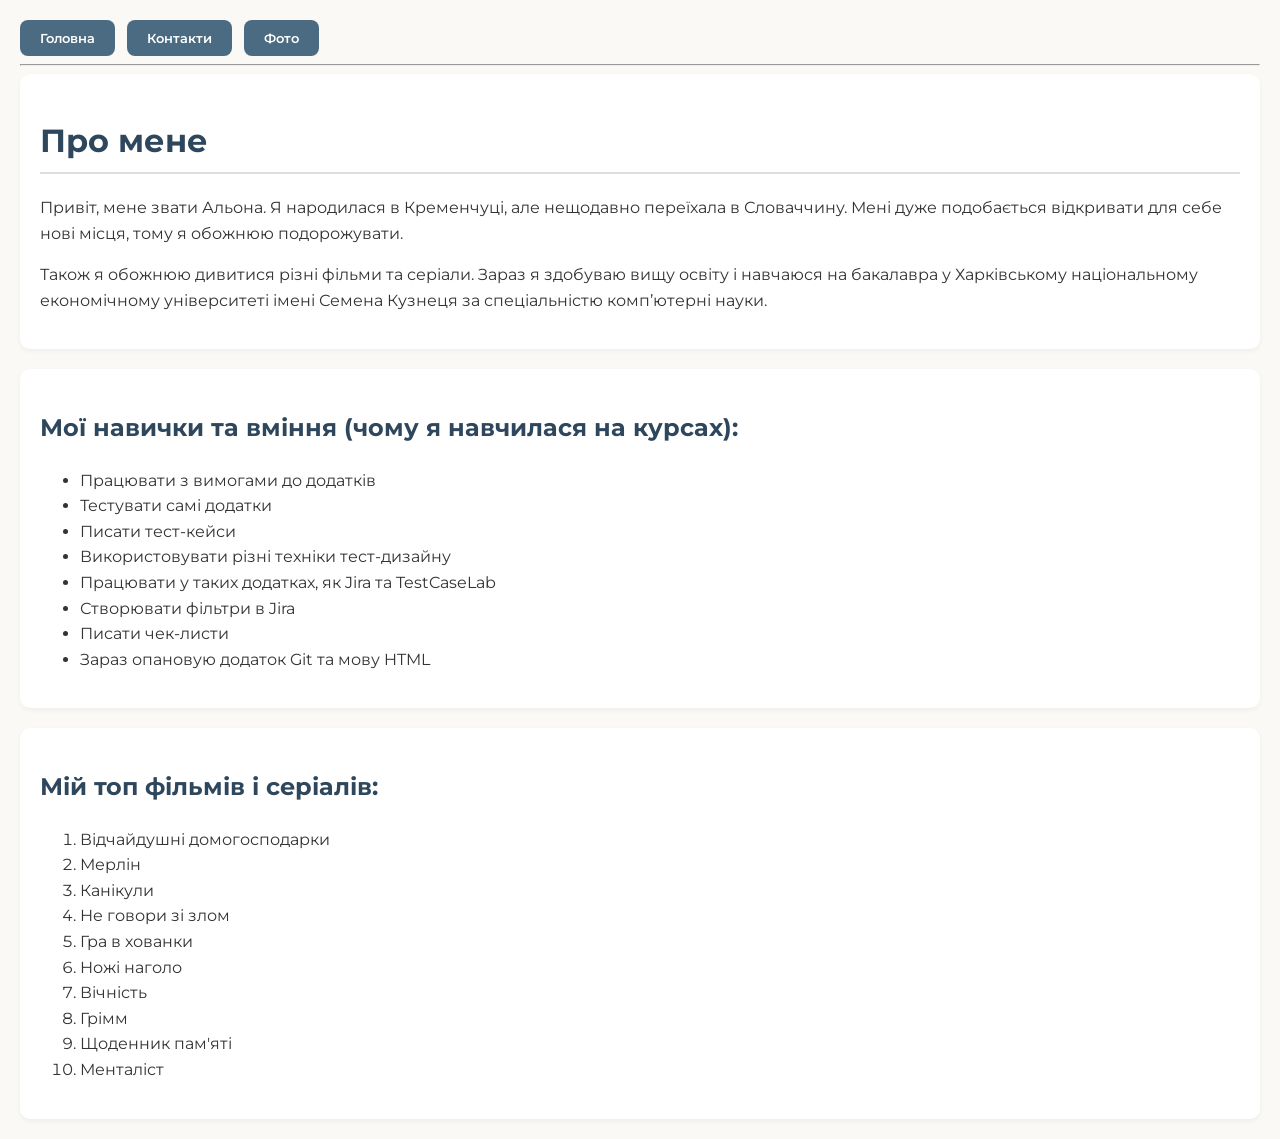
<file: Сайт про мене/index.html>
<!DOCTYPE html>
<html lang="uk">
<head>
    <meta charset="UTF-8">
    <meta name="viewport" content="width=device-width, initial-scale=1.0">
    <title>Про мене - Головна сторінка</title>
    <link rel="stylesheet" href="style.css">
    <link rel="preconnect" href="https://fonts.googleapis.com">
    <link rel="preconnect" href="https://fonts.gstatic.com" crossorigin>
    <link href="https://fonts.googleapis.com/css2?family=Montserrat:wght@400;600;700&display=swap" rel="stylesheet">
    <style>
        body {
            font-family: 'Montserrat', sans-serif;
            margin: 20px;
            line-height: 1.6;
            background-color: #faf9f6;
            color: #333333;
        }
    </style>
</head>
<body>
    <nav>
        <a href="index.html"><button class="nav-btn">Головна</button></a>
        <a href="pages/contact.html"><button class="nav-btn">Контакти</button></a>
        <a href="pages/gallery.html"><button class="nav-btn">Фото</button></a>
    </nav>

    <hr>

    <div id="about-section" class="content-block">
        <h1 class="main-title" style="color: #2E475D; border-bottom: 2px solid #ddd; padding-bottom: 5px;">Про мене</h1>
        <p>Привіт, мене звати Альона. Я народилася в Кременчуці, але нещодавно переїхала в Словаччину. Мені дуже подобається відкривати для себе нові місця, тому я обожнюю подорожувати.</p>
        <p>Також я обожнюю дивитися різні фільми та серіали. Зараз я здобуваю вищу освіту і навчаюся на бакалавра у Харківському національному економічному університеті імені Семена Кузнеця за спеціальністю комп’ютерні науки.</p>
    </div>

    <div id="skills-section" class="content-block">
        <h2>Мої навички та вміння (чому я навчилася на курсах):</h2>
        <ul>
            <li>Працювати з вимогами до додатків</li>
            <li>Тестувати самі додатки</li>
            <li>Писати тест-кейси</li>
            <li>Використовувати різні техніки тест-дизайну</li>
            <li>Працювати у таких додатках, як Jira та TestCaseLab</li>
            <li>Створювати фільтри в Jira</li>
            <li>Писати чек-листи</li>
            <li>Зараз опановую додаток Git та мову HTML</li>
        </ul>
    </div>

    <div id="movies-section" class="content-block">
        <h2>Мій топ фільмів і серіалів:</h2>
        <ol>
            <li>Відчайдушні домогосподарки</li>
            <li>Мерлін</li>
            <li>Канікули</li>
            <li>Не говори зі злом</li>
            <li>Гра в хованки</li>
            <li>Ножі наголо</li>
            <li>Вічність</li>
            <li>Грімм</li>
            <li>Щоденник пам'яті</li>
            <li>Менталіст</li>
        </ol>
    </div>
</body>
</html>
</file>
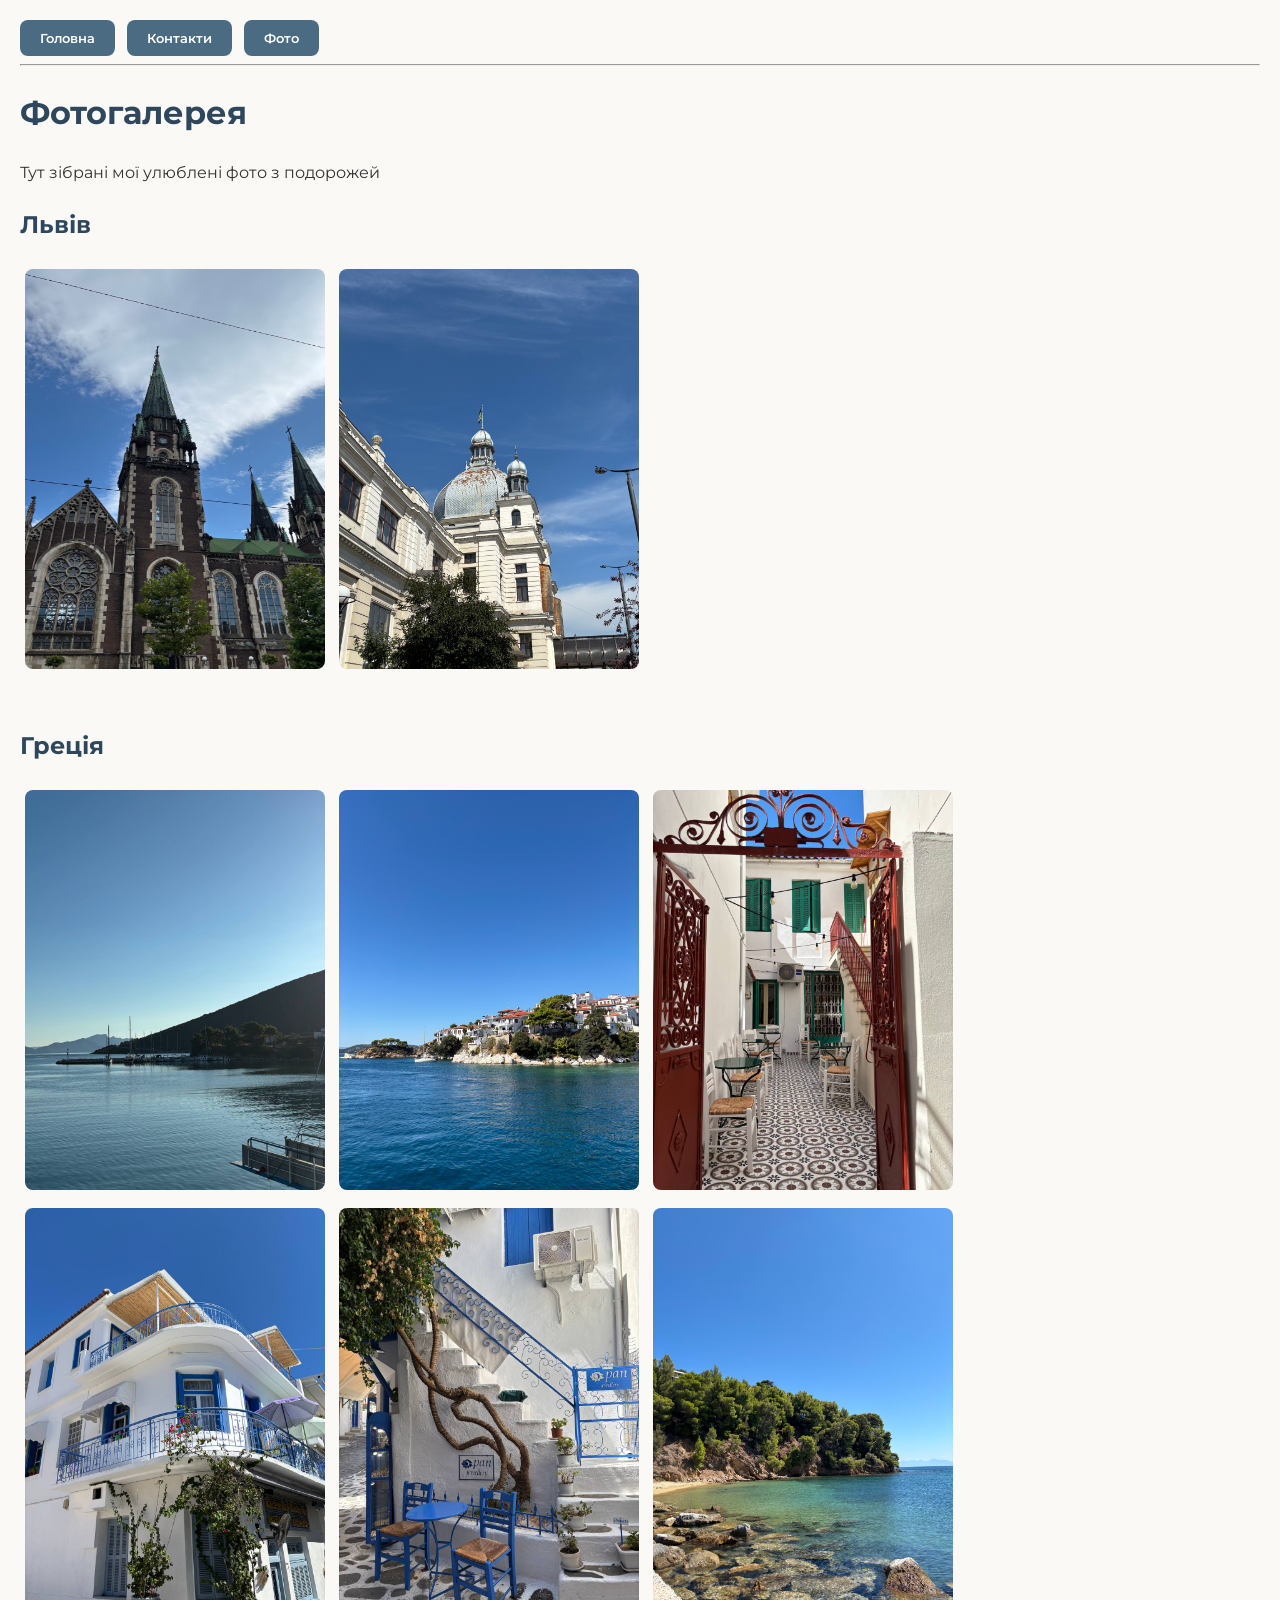
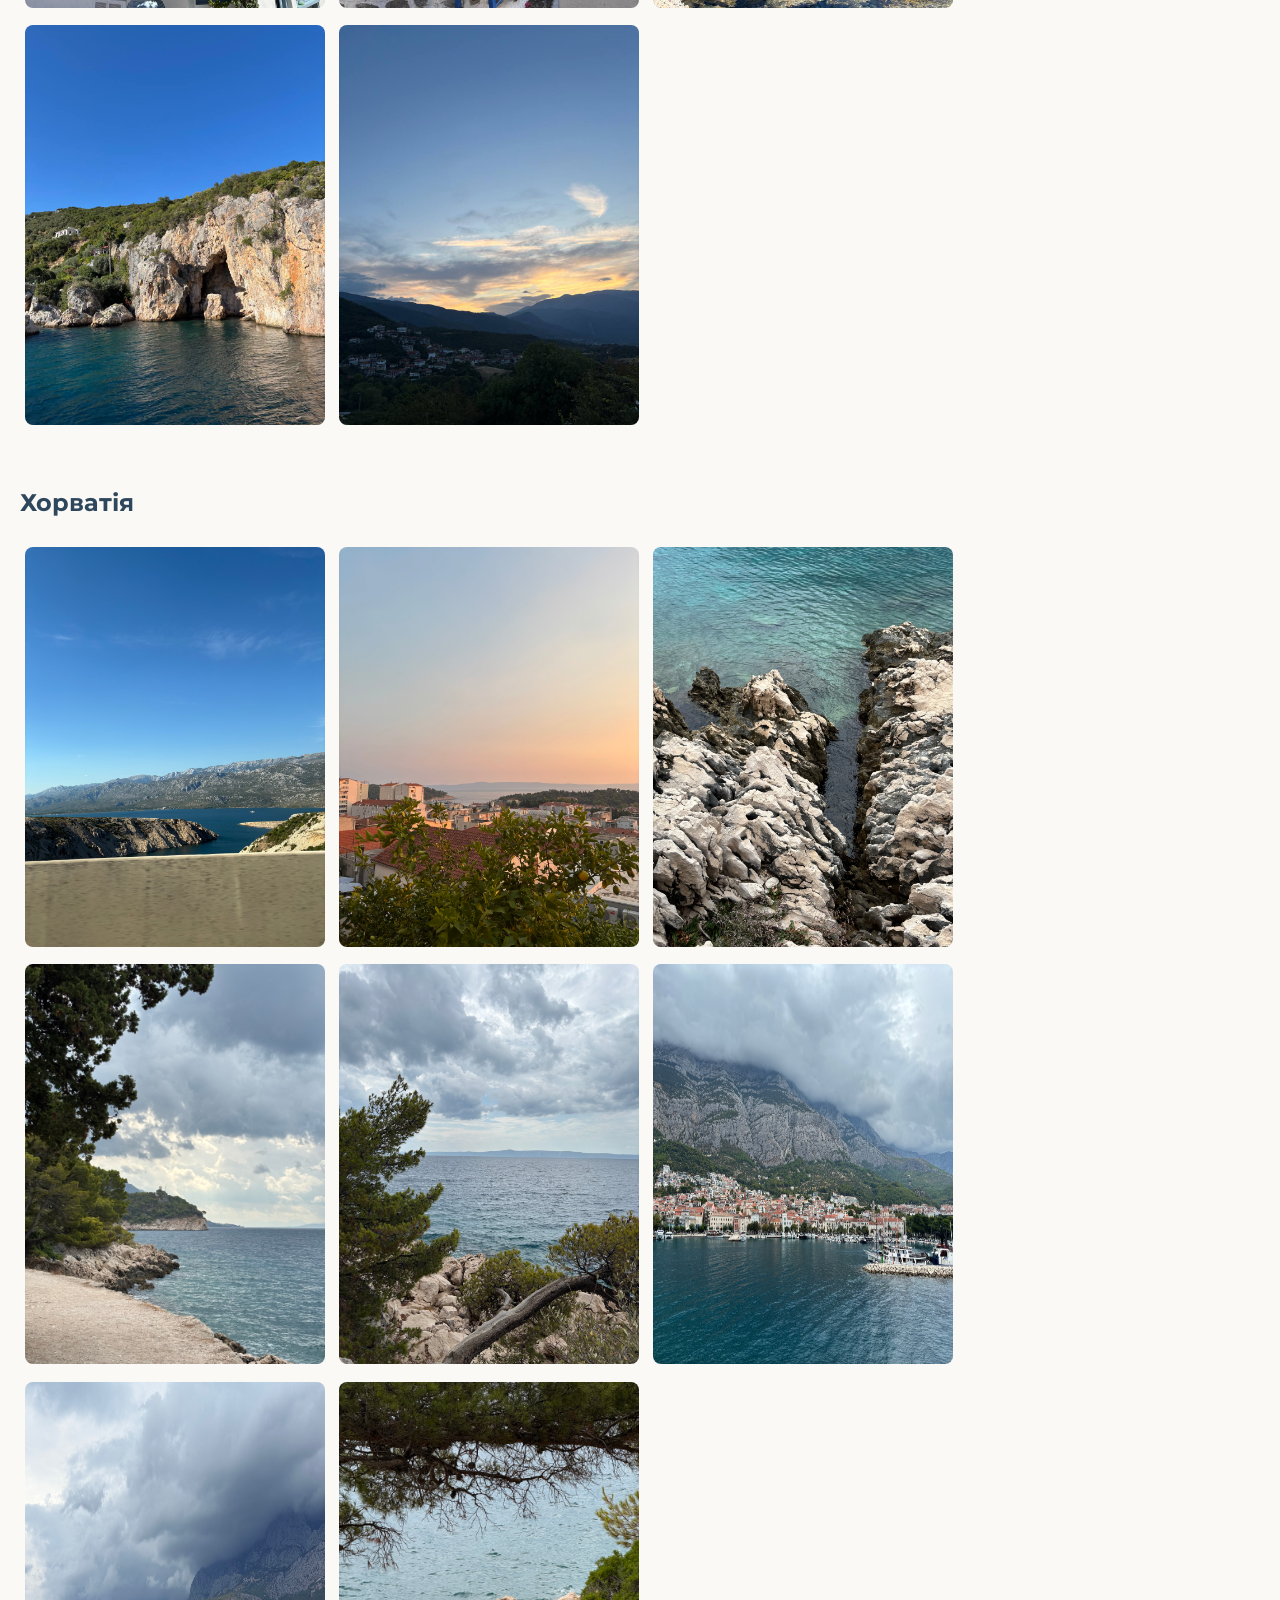
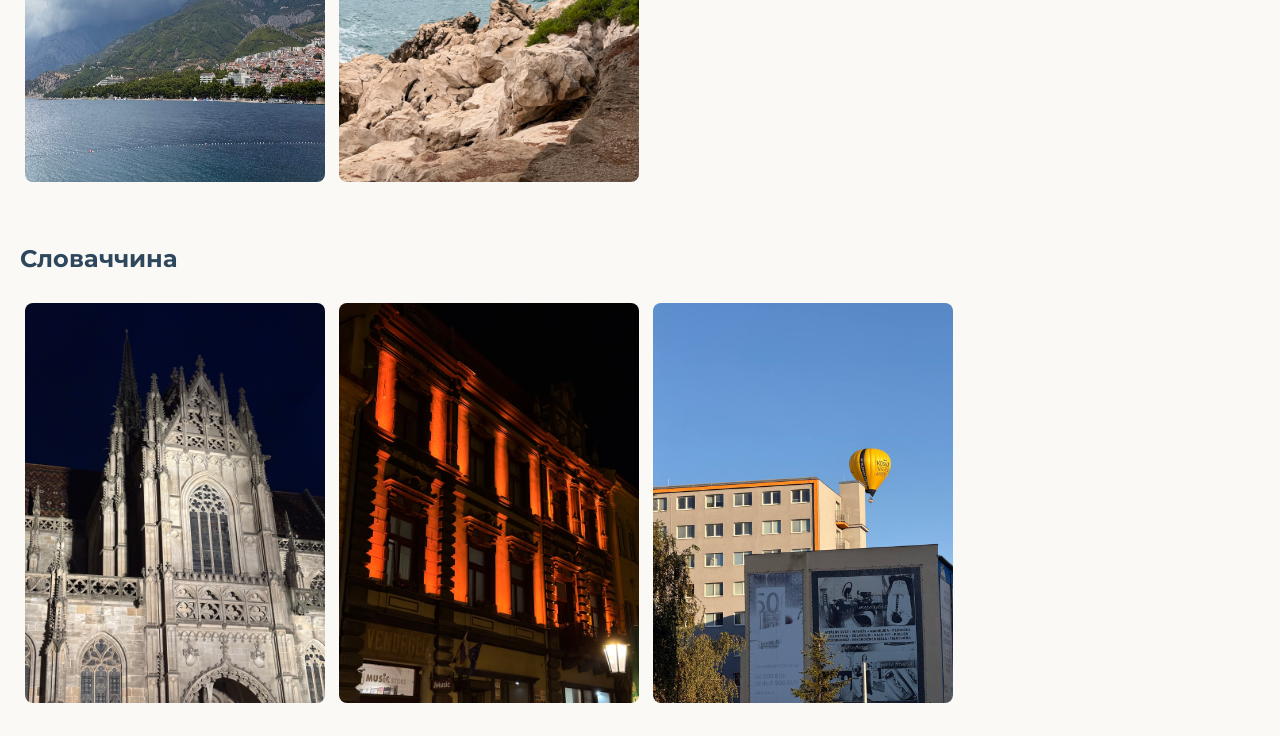
<file: Сайт про мене/pages/gallery.html>
<!DOCTYPE html>
<html lang="uk">
<head>
    <meta charset="UTF-8">
    <meta name="viewport" content="width=device-width, initial-scale=1.0">
    <title>Фотогалерея</title>
    <link rel="stylesheet" href="../style.css">
    <link rel="preconnect" href="https://fonts.googleapis.com">
    <link rel="preconnect" href="https://fonts.gstatic.com" crossorigin>
    <link href="https://fonts.googleapis.com/css2?family=Montserrat:wght@400;600;700&display=swap" rel="stylesheet">
    <style>
        body {
            font-family: 'Montserrat', sans-serif;
            margin: 20px;
            line-height: 1.6;
            background-color: #faf9f6;
            color: #333333;
        }
    </style>
</head>
<body>
    <nav>
        <a href="../index.html"><button class="nav-btn">Головна</button></a>
        <a href="contact.html"><button class="nav-btn">Контакти</button></a>
        <a href="gallery.html"><button class="nav-btn">Фото</button></a>
    </nav>

    <hr>

    <div id="gallery-section" class="content-block">
        <h1>Фотогалерея</h1>
        <p>Тут зібрані мої улюблені фото з подорожей</p>

        <div class="photo">
            <h2>Львів</h2>
            <img src="../photo/IMG_0505.JPG" alt="Фото 1" width="300">
            <img src="../photo/IMG_0474.JPG" alt="Фото 2" width="300">
        </div>

        <br>

        <div class="photo">
            <h2>Греція</h2>
            <img src="../photo/IMG_0951.JPG" alt="Фото 3" width="300">
            <img src="../photo/IMG_0983.JPG" alt="Фото 4" width="300">
            <img src="../photo/IMG_1057.JPG" alt="Фото 5" width="300">
            <img src="../photo/IMG_1091.JPG" alt="Фото 6" width="300">
            <img src="../photo/IMG_1131.JPG" alt="Фото 7" width="300">
            <img src="../photo/IMG_1144.JPG" alt="Фото 8" width="300">
            <img src="../photo/IMG_1167.JPG" alt="Фото 9" width="300">
            <img src="../photo/IMG_1304.JPG" alt="Фото 10" width="300">
        </div>

        <br>

        <div class="photo">
            <h2>Хорватія</h2>
            <img src="../photo/IMG_9671.JPG" alt="Фото 11" width="300">
            <img src="../photo/IMG_9725.JPG" alt="Фото 12" width="300">
            <img src="../photo/IMG_9780.JPG" alt="Фото 13" width="300">
            <img src="../photo/IMG_9795.JPG" alt="Фото 14" width="300">
            <img src="../photo/IMG_9797.JPG" alt="Фото 15" width="300">
            <img src="../photo/IMG_9809.JPG" alt="Фото 16" width="300">
            <img src="../photo/IMG_9963.JPG" alt="Фото 17" width="300">
            <img src="../photo/IMG_9972.JPG" alt="Фото 18" width="300">
        </div>

        <br>

        <div class="photo">
            <h2>Словаччина</h2>
            <img src="../photo/IMG_9903.JPG" alt="Фото 19" width="300">
            <img src="../photo/IMG_9984.JPG" alt="Фото 20" width="300">
            <img src="../photo/IMG_0529.JPG" alt="Фото 21" width="300">
        </div>
    </div>
</body>
</html>
</file>
<file: Сайт про мене/style.css>
.nav-btn {
    background-color: #4A6B82;
    color: white;
    border: none;
    padding: 10px 20px;
    margin-right: 8px;
    border-radius: 8px;
    font-family: 'Montserrat', sans-serif;
    font-weight: 600;
    cursor: pointer;
    transition: background-color 0.3s ease, box-shadow 0.3s ease;
}

.nav-btn:hover {
    background-color: #2E475D;
    box-shadow: 0 4px 10px rgba(71, 71, 87, 0.2);
}

h1, h2 {
    color: #2E475D;
}

#about-section, #skills-section, #movies-section {
    background-color: #ffffff;
    padding: 20px;
    margin-bottom: 20px;
    border-radius: 10px;
    box-shadow: 0 2px 5px rgba(0, 0, 0, 0.05);
}

.contact-container {
    text-align: center;
    margin-top: 30px;
}

.telegram-link {
    color: #2E475D;
    font-weight: 600;
    text-decoration: none;
}

.telegram-link:hover {
    text-decoration: underline;
}

.photo img {
    width: 300px;
    height: 400px;
    border-radius: 8px;
    margin: 5px;
}
</file>
